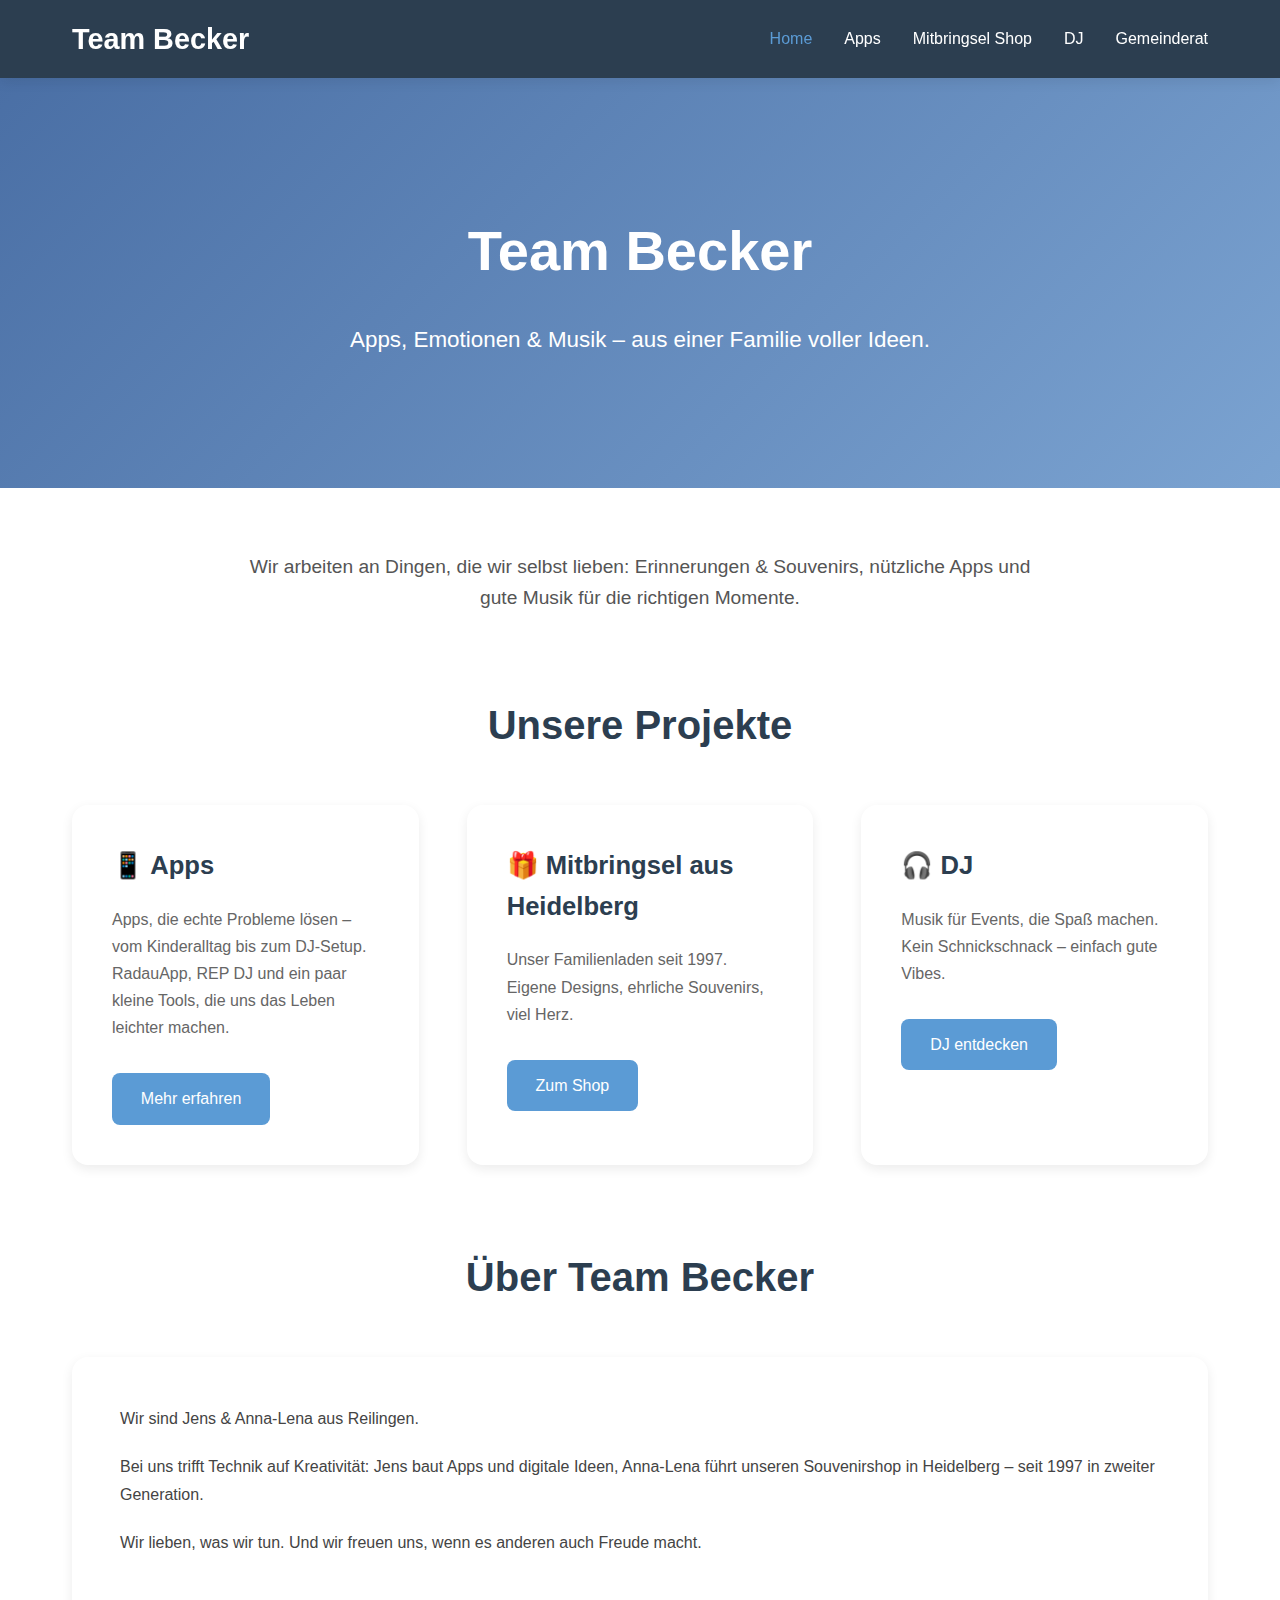
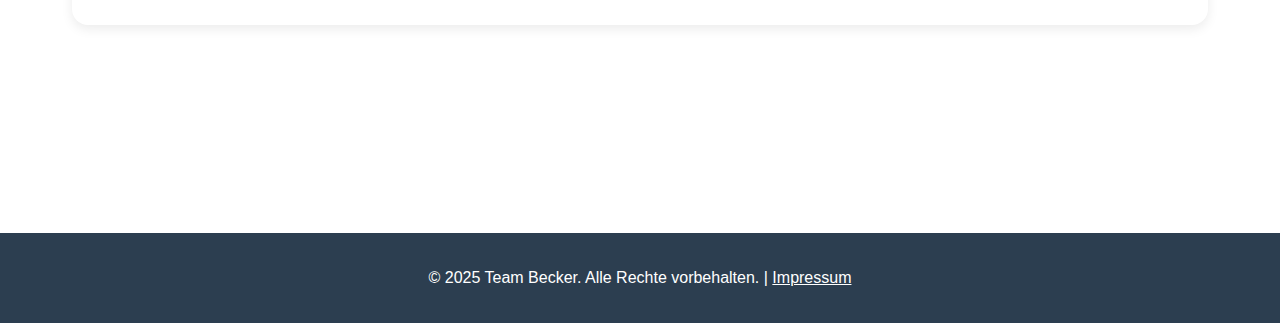
<file: index.html>
<!DOCTYPE html>
<html lang="de">
<head>
    <meta charset="UTF-8">
    <meta name="viewport" content="width=device-width, initial-scale=1.0">
    <meta name="description" content="Team Becker - Execution Tank für innovative Projekte. Apps, DJ-Services und mehr.">
    <title>Team Becker - Execution Tank</title>
    <link rel="stylesheet" href="css/style.css">
</head>
<body>
    <header>
        <nav>
            <a href="index.html" class="logo">Team Becker</a>
            <div class="menu-toggle">
                <span></span>
                <span></span>
                <span></span>
            </div>
            <ul class="nav-links">
                <li><a href="index.html">Home</a></li>
                <li><a href="apps.html">Apps</a></li>
                <li><a href="mitbringsel.html">Mitbringsel Shop</a></li>
                <li><a href="dj.html">DJ</a></li>
                <li><a href="gemeinderat.html">Gemeinderat</a></li>
            </ul>
        </nav>
    </header>

    <section class="hero">
        <h1>Team Becker</h1>
        <p>Apps, Emotionen & Musik – aus einer Familie voller Ideen.</p>
    </section>

    <main>
        <section class="section" style="margin-bottom: 5rem;">
            <p style="text-align: center; font-size: 1.2rem; max-width: 800px; margin: 0 auto; color: #555;">
                Wir arbeiten an Dingen, die wir selbst lieben: Erinnerungen & Souvenirs, nützliche Apps und gute Musik für die richtigen Momente.
            </p>
        </section>

        <section class="section">
            <h2>Unsere Projekte</h2>
            <div class="projects-grid">
                <div class="project-card">
                    <h3>📱 Apps</h3>
                    <p>Apps, die echte Probleme lösen – vom Kinderalltag bis zum DJ-Setup. RadauApp, REP DJ und ein paar kleine Tools, die uns das Leben leichter machen.</p>
                    <a href="apps.html" class="btn">Mehr erfahren</a>
                </div>

                <div class="project-card">
                    <h3>🎁 Mitbringsel aus Heidelberg</h3>
                    <p>Unser Familienladen seit 1997. Eigene Designs, ehrliche Souvenirs, viel Herz.</p>
                    <a href="mitbringsel.html" class="btn">Zum Shop</a>
                </div>

                <div class="project-card">
                    <h3>🎧 DJ</h3>
                    <p>Musik für Events, die Spaß machen. Kein Schnickschnack – einfach gute Vibes.</p>
                    <a href="dj.html" class="btn">DJ entdecken</a>
                </div>
            </div>
        </section>

        <section class="section">
            <h2>Über Team Becker</h2>
            <div class="content-section">
                <p>
                    Wir sind Jens & Anna-Lena aus Reilingen.
                </p>
                <p>
                    Bei uns trifft Technik auf Kreativität: Jens baut Apps und digitale Ideen, 
                    Anna-Lena führt unseren Souvenirshop in Heidelberg – seit 1997 in zweiter Generation.
                </p>
                <p>
                    Wir lieben, was wir tun. Und wir freuen uns, wenn es anderen auch Freude macht.
                </p>
            </div>
        </section>
    </main>

    <footer>
        <p>&copy; 2025 Team Becker. Alle Rechte vorbehalten. | <a href="impressum.html" style="color: #fff; text-decoration: underline;">Impressum</a></p>
    </footer>

    <script src="js/main.js"></script>
</body>
</html>
</file>
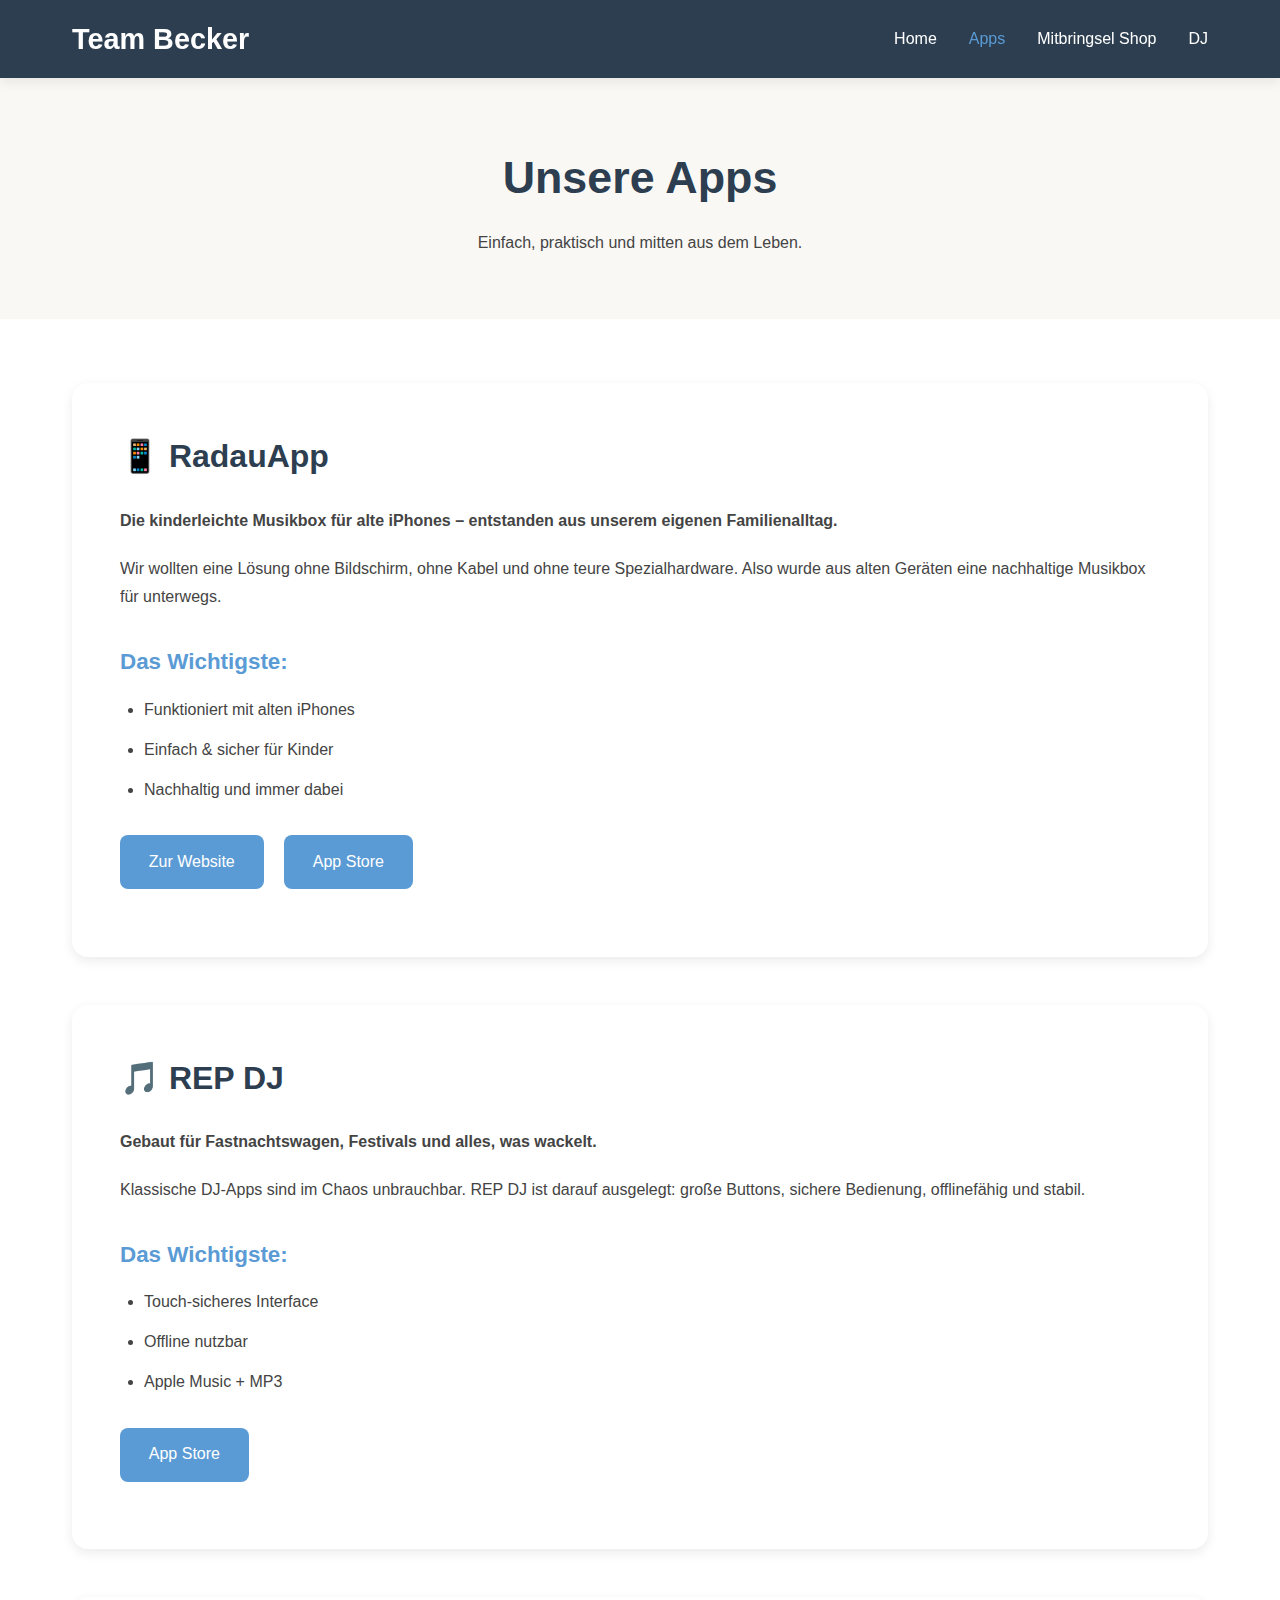
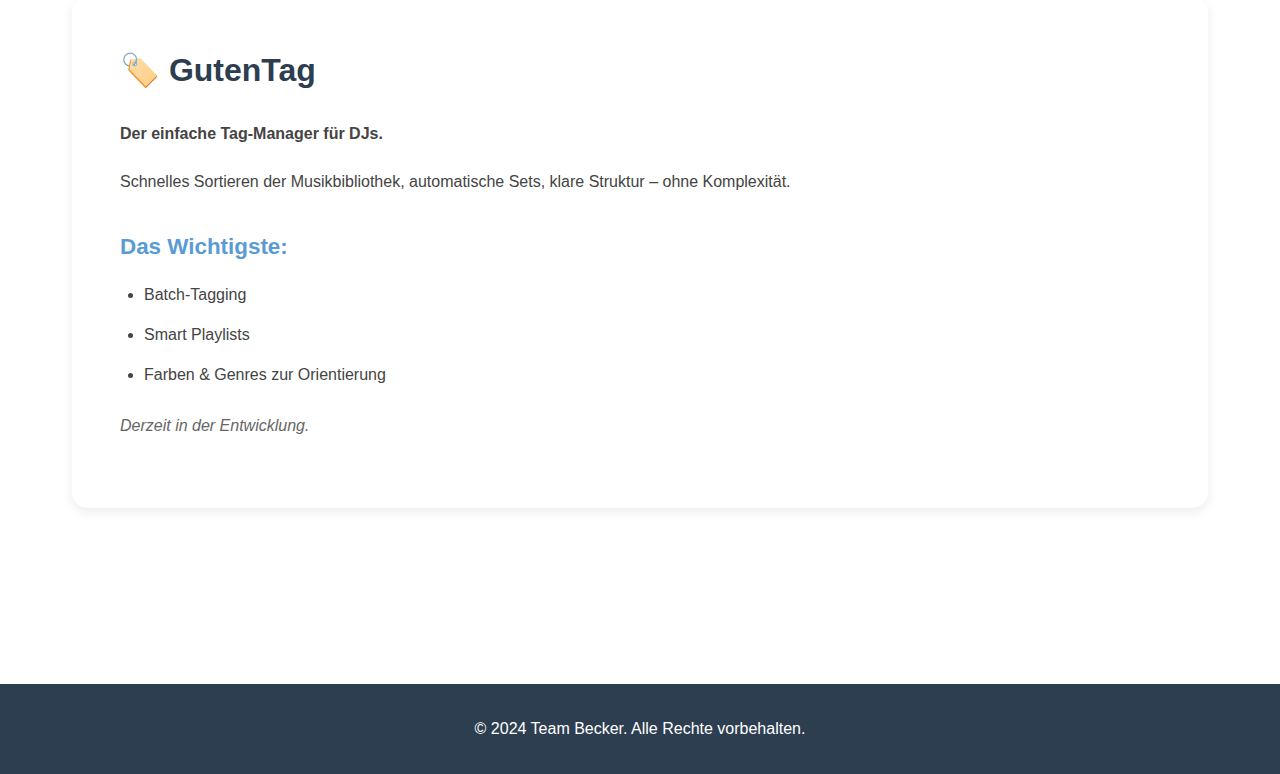
<file: apps.html>
<!DOCTYPE html>
<html lang="de">
<head>
    <meta charset="UTF-8">
    <meta name="viewport" content="width=device-width, initial-scale=1.0">
    <meta name="description" content="Team Becker Apps - RadauApp, REP DJ und GutenTag">
    <title>Apps - Team Becker</title>
    <link rel="stylesheet" href="css/style.css">
</head>
<body>
    <header>
        <nav>
            <a href="index.html" class="logo">Team Becker</a>
            <div class="menu-toggle">
                <span></span>
                <span></span>
                <span></span>
            </div>
            <ul class="nav-links">
                <li><a href="index.html">Home</a></li>
                <li><a href="apps.html">Apps</a></li>
                <li><a href="mitbringsel.html">Mitbringsel Shop</a></li>
                <li><a href="dj.html">DJ</a></li>
            </ul>
        </nav>
    </header>

    <div class="content-header">
        <h1>Unsere Apps</h1>
        <p>Einfach, praktisch und mitten aus dem Leben.</p>
    </div>

    <main>
        <div class="content-section">
            <h2>📱 RadauApp</h2>
            <p>
                <strong>Die kinderleichte Musikbox für alte iPhones – entstanden aus unserem eigenen Familienalltag.</strong>
            </p>
            
            <p>
                Wir wollten eine Lösung ohne Bildschirm, ohne Kabel und ohne teure Spezialhardware.
                Also wurde aus alten Geräten eine nachhaltige Musikbox für unterwegs.
            </p>

            <h3>Das Wichtigste:</h3>
            <ul>
                <li>Funktioniert mit alten iPhones</li>
                <li>Einfach & sicher für Kinder</li>
                <li>Nachhaltig und immer dabei</li>
            </ul>
            <p>
                <a href="https://radau.app" target="_blank" class="btn">Zur Website</a>
                <a href="https://apps.apple.com/de/app/radauapp/id6745492017?l=en-GB" target="_blank" class="btn">App Store</a>
            </p>
        </div>

        <div class="content-section">
            <h2>🎵 REP DJ</h2>
            <p>
                <strong>Gebaut für Fastnachtswagen, Festivals und alles, was wackelt.</strong>
            </p>
            
            <p>
                Klassische DJ-Apps sind im Chaos unbrauchbar.
                REP DJ ist darauf ausgelegt: große Buttons, sichere Bedienung, offlinefähig und stabil.
            </p>

            <h3>Das Wichtigste:</h3>
            <ul>
                <li>Touch-sicheres Interface</li>
                <li>Offline nutzbar</li>
                <li>Apple Music + MP3</li>
            </ul>

            <p>
                <a href="https://apps.apple.com/de/app/rep-dj/id6755128920" target="_blank" class="btn">App Store</a>
            </p>
        </div>

        <div class="content-section">
            <h2>🏷️ GutenTag</h2>
            <p>
                <strong>Der einfache Tag-Manager für DJs.</strong>
            </p>
            
            <p>
                Schnelles Sortieren der Musikbibliothek, automatische Sets, klare Struktur – ohne Komplexität.
            </p>

            <h3>Das Wichtigste:</h3>
            <ul>
                <li>Batch-Tagging</li>
                <li>Smart Playlists</li>
                <li>Farben & Genres zur Orientierung</li>
            </ul>

            <p style="margin-top: 1.5rem; color: #666;">
                <em>Derzeit in der Entwicklung.</em>
            </p>
        </div>
    </main>

    <footer>
        <p>&copy; 2024 Team Becker. Alle Rechte vorbehalten.</p>
    </footer>

    <script src="js/main.js"></script>
</body>
</html>
</file>
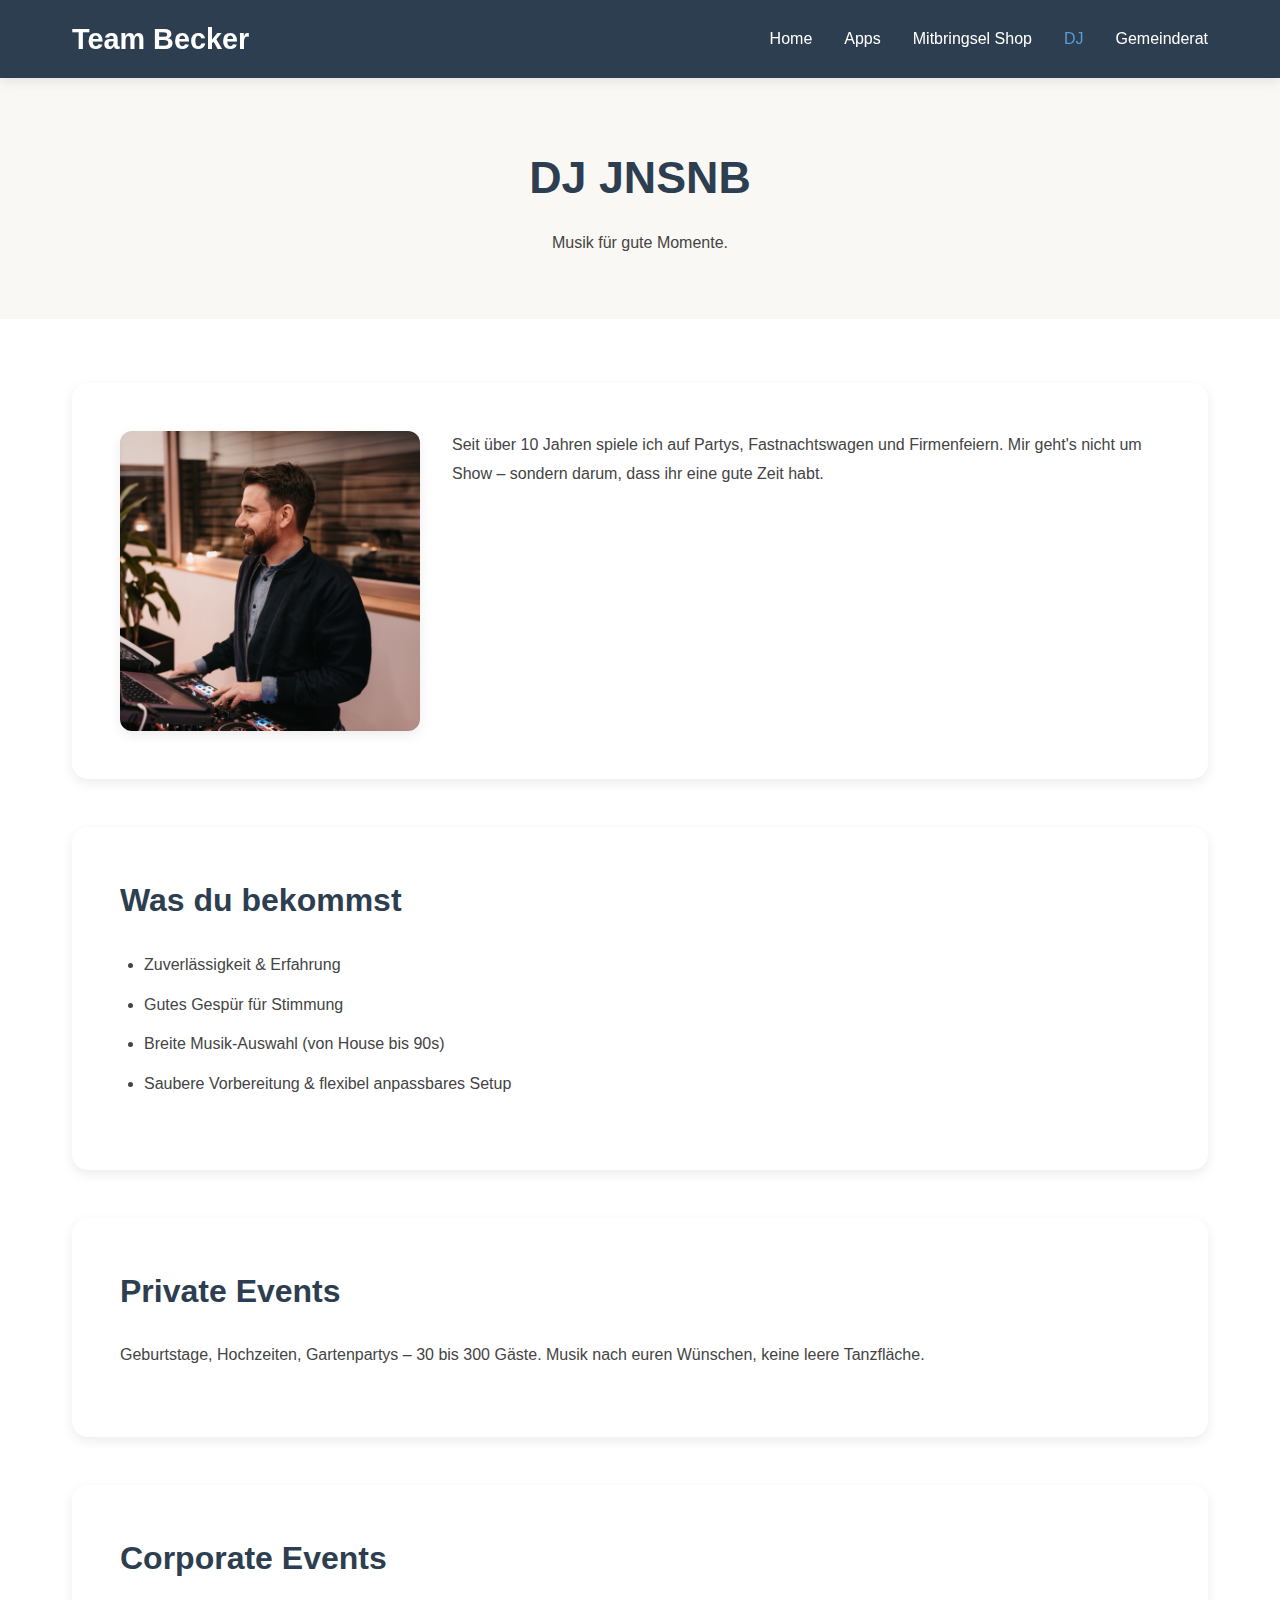
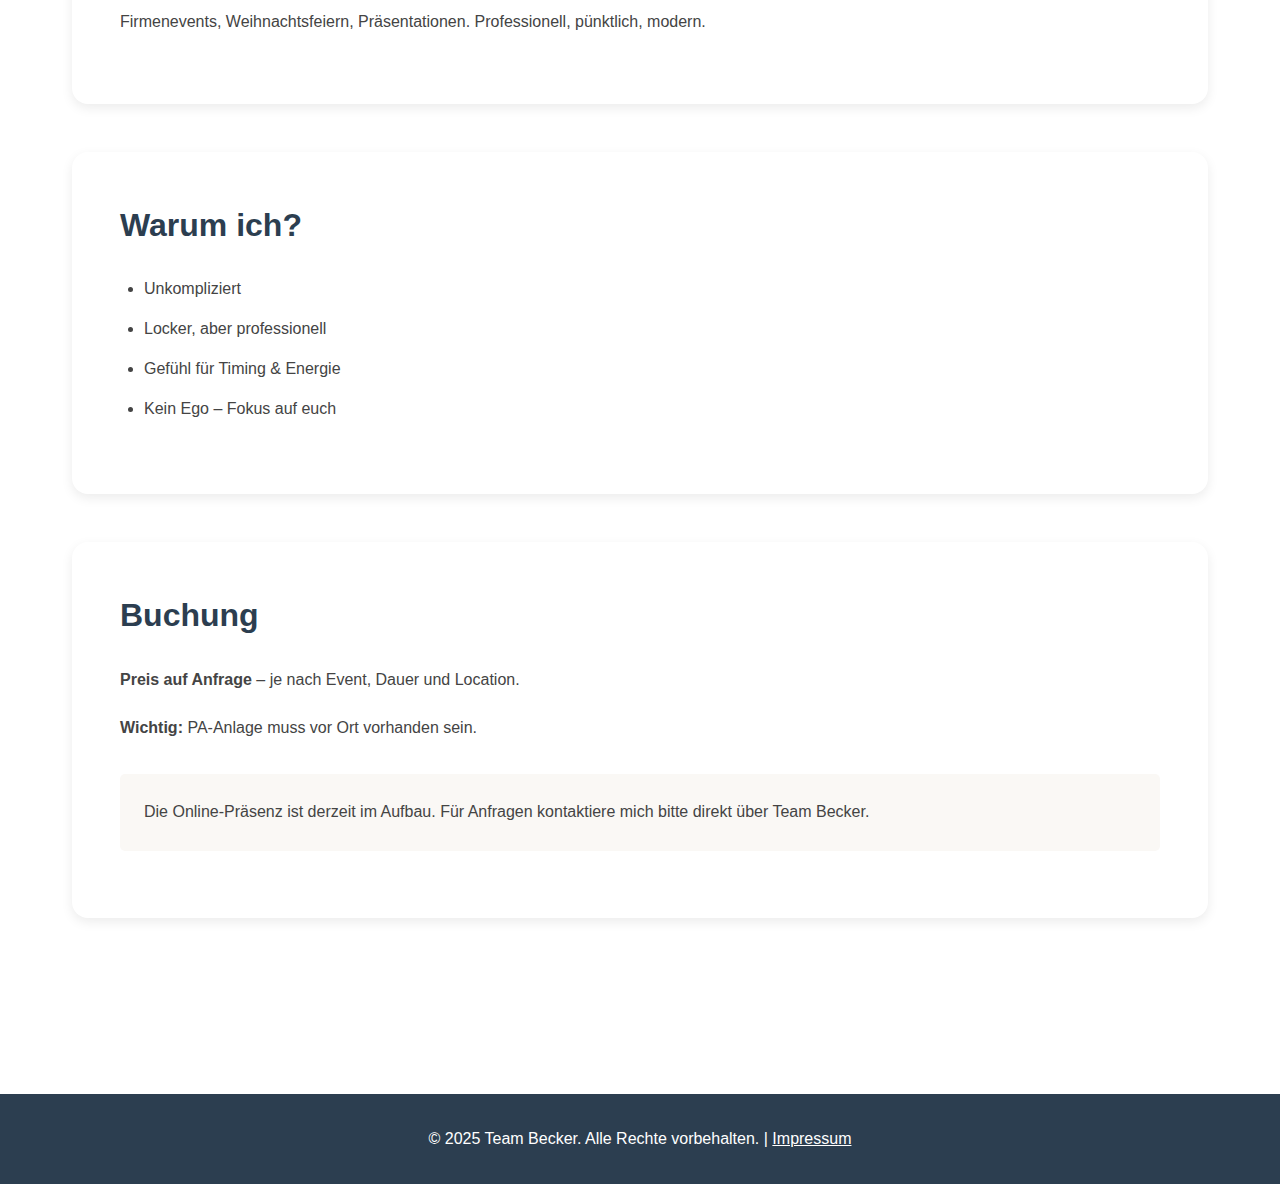
<file: dj.html>
<!DOCTYPE html>
<html lang="de">
<head>
    <meta charset="UTF-8">
    <meta name="viewport" content="width=device-width, initial-scale=1.0">
    <meta name="description" content="DJ Services von Team Becker - Professionelle Musik für dein Event">
    <title>DJ Services - Team Becker</title>
    <link rel="stylesheet" href="css/style.css">
</head>
<body>
    <header>
        <nav>
            <a href="index.html" class="logo">Team Becker</a>
            <div class="menu-toggle">
                <span></span>
                <span></span>
                <span></span>
            </div>
            <ul class="nav-links">
                <li><a href="index.html">Home</a></li>
                <li><a href="apps.html">Apps</a></li>
                <li><a href="mitbringsel.html">Mitbringsel Shop</a></li>
                <li><a href="dj.html">DJ</a></li>
                <li><a href="gemeinderat.html">Gemeinderat</a></li>
            </ul>
        </nav>
    </header>

    <div class="content-header">
        <h1>DJ JNSNB</h1>
        <p>Musik für gute Momente.</p>
    </div>

    <main>
        <div class="content-section">
            <div style="display: flex; gap: 2rem; align-items: flex-start; flex-wrap: wrap;">
                <img src="JBDJ.jpeg" alt="DJ JNSNB" style="max-width: 300px; border-radius: 12px; box-shadow: var(--shadow); flex-shrink: 0;">
                <div style="flex: 1; min-width: 300px;">
                    <p>
                        Seit über 10 Jahren spiele ich auf Partys, Fastnachtswagen und Firmenfeiern.
                        Mir geht's nicht um Show – sondern darum, dass ihr eine gute Zeit habt.
                    </p>
                </div>
            </div>
        </div>

        <div class="content-section">
            <h2>Was du bekommst</h2>
            <ul>
                <li>Zuverlässigkeit & Erfahrung</li>
                <li>Gutes Gespür für Stimmung</li>
                <li>Breite Musik-Auswahl (von House bis 90s)</li>
                <li>Saubere Vorbereitung & flexibel anpassbares Setup</li>
            </ul>
        </div>

        <div class="content-section">
            <h2>Private Events</h2>
            <p>
                Geburtstage, Hochzeiten, Gartenpartys – 30 bis 300 Gäste.
                Musik nach euren Wünschen, keine leere Tanzfläche.
            </p>
        </div>

        <div class="content-section">
            <h2>Corporate Events</h2>
            <p>
                Firmenevents, Weihnachtsfeiern, Präsentationen.
                Professionell, pünktlich, modern.
            </p>
        </div>

        <div class="content-section">
            <h2>Warum ich?</h2>
            <ul>
                <li>Unkompliziert</li>
                <li>Locker, aber professionell</li>
                <li>Gefühl für Timing & Energie</li>
                <li>Kein Ego – Fokus auf euch</li>
            </ul>
        </div>

        <div class="content-section">
            <h2>Buchung</h2>
            <p>
                <strong>Preis auf Anfrage</strong> – je nach Event, Dauer und Location.
            </p>
            <p>
                <strong>Wichtig:</strong> PA-Anlage muss vor Ort vorhanden sein.
            </p>
            <p style="margin-top: 2rem; padding: 1.5rem; background-color: var(--light-bg); border-radius: 5px;">
                Die Online-Präsenz ist derzeit im Aufbau. Für Anfragen kontaktiere mich bitte direkt über Team Becker.
            </p>
        </div>
    </main>

    <footer>
        <p>&copy; 2025 Team Becker. Alle Rechte vorbehalten. | <a href="impressum.html" style="color: #fff; text-decoration: underline;">Impressum</a></p>
    </footer>

    <script src="js/main.js"></script>
</body>
</html>
</file>
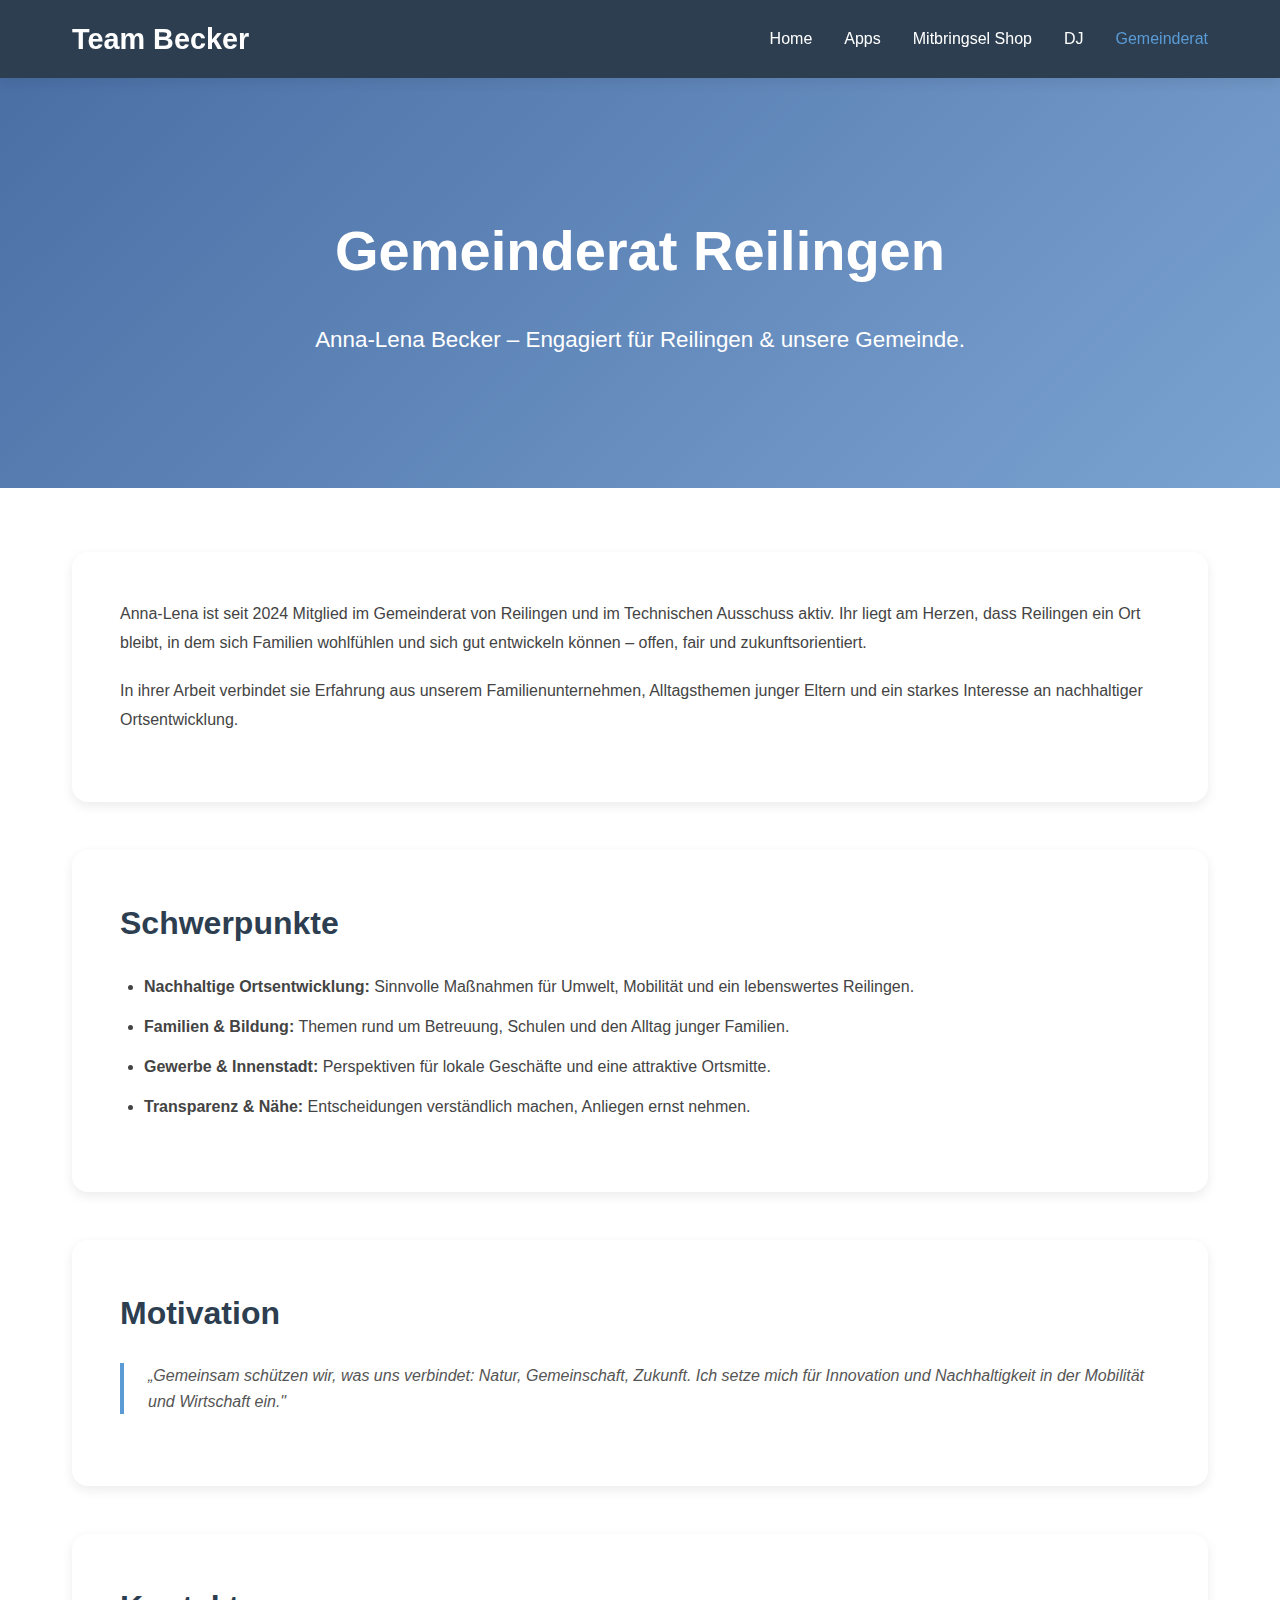
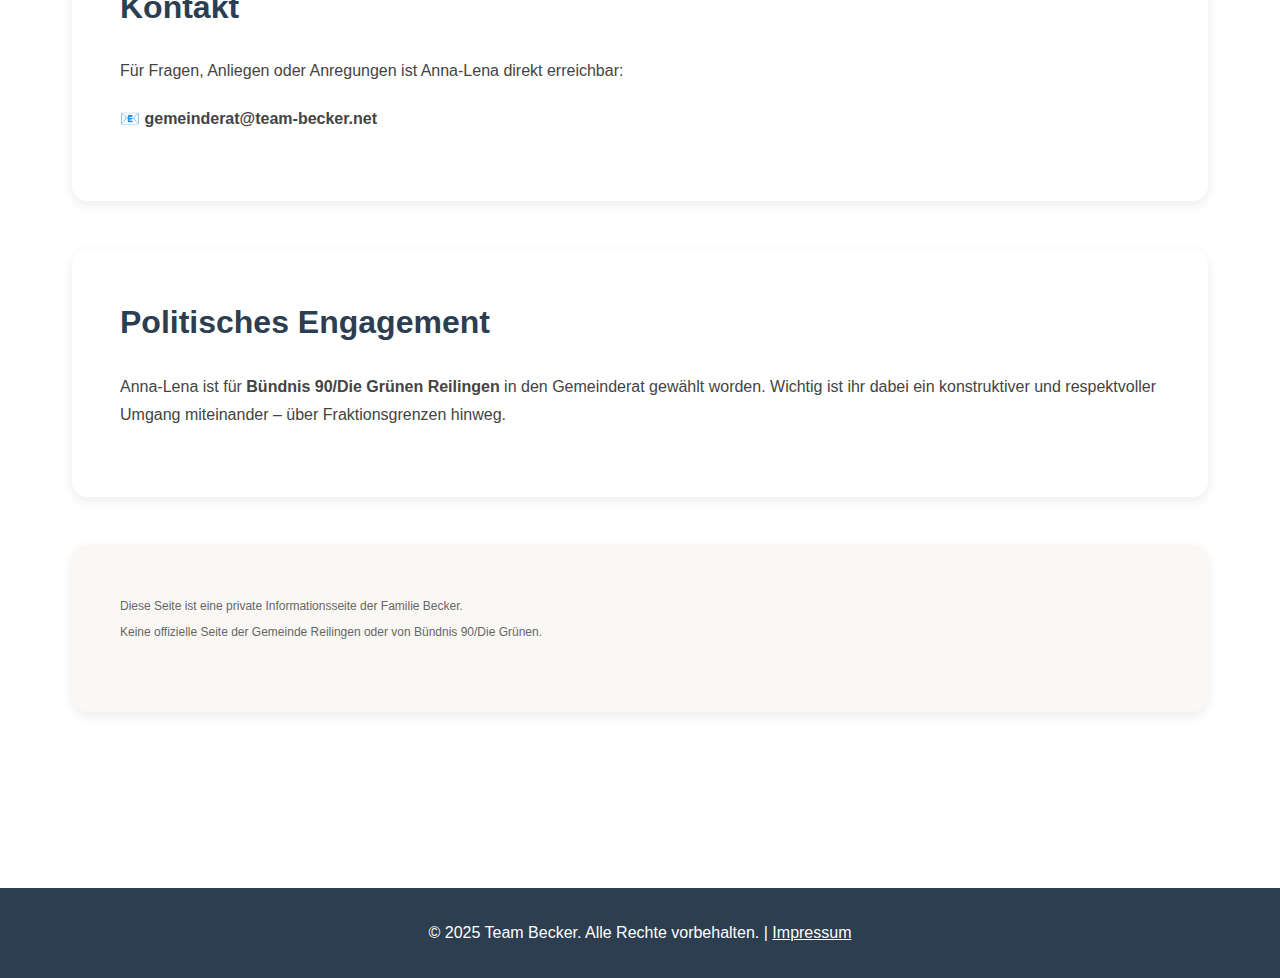
<file: gemeinderat.html>
<!DOCTYPE html>
<html lang="de">
<head>
    <meta charset="UTF-8">
    <meta name="viewport" content="width=device-width, initial-scale=1.0">
    <meta name="description" content="Anna-Lena Becker - Gemeinderat Reilingen">
    <title>Gemeinderat Reilingen - Team Becker</title>
    <link rel="stylesheet" href="css/style.css">
</head>
<body>
    <header>
        <nav>
            <a href="index.html" class="logo">Team Becker</a>
            <div class="menu-toggle">
                <span></span>
                <span></span>
                <span></span>
            </div>
            <ul class="nav-links">
                <li><a href="index.html">Home</a></li>
                <li><a href="apps.html">Apps</a></li>
                <li><a href="mitbringsel.html">Mitbringsel Shop</a></li>
                <li><a href="dj.html">DJ</a></li>
                <li><a href="gemeinderat.html">Gemeinderat</a></li>
            </ul>
        </nav>
    </header>

    <section class="hero">
        <h1>Gemeinderat Reilingen</h1>
        <p>Anna-Lena Becker – Engagiert für Reilingen &amp; unsere Gemeinde.</p>
    </section>

    <main>
        <section class="content-section">
            <p>
                Anna-Lena ist seit 2024 Mitglied im Gemeinderat von Reilingen und im
                Technischen Ausschuss aktiv. Ihr liegt am Herzen, dass Reilingen ein Ort
                bleibt, in dem sich Familien wohlfühlen und sich gut entwickeln können –
                offen, fair und zukunftsorientiert.
            </p>
            <p>
                In ihrer Arbeit verbindet sie Erfahrung aus unserem Familienunternehmen,
                Alltagsthemen junger Eltern und ein starkes Interesse an nachhaltiger
                Ortsentwicklung.
            </p>
        </section>

        <section class="content-section">
            <h2>Schwerpunkte</h2>
            <ul>
                <li>
                    <strong>Nachhaltige Ortsentwicklung:</strong>
                    Sinnvolle Maßnahmen für Umwelt, Mobilität und ein lebenswertes Reilingen.
                </li>
                <li>
                    <strong>Familien &amp; Bildung:</strong>
                    Themen rund um Betreuung, Schulen und den Alltag junger Familien.
                </li>
                <li>
                    <strong>Gewerbe &amp; Innenstadt:</strong>
                    Perspektiven für lokale Geschäfte und eine attraktive Ortsmitte.
                </li>
                <li>
                    <strong>Transparenz &amp; Nähe:</strong>
                    Entscheidungen verständlich machen, Anliegen ernst nehmen.
                </li>
            </ul>
        </section>

        <section class="content-section">
            <h2>Motivation</h2>
            <blockquote style="border-left: 4px solid var(--secondary-color); padding-left: 1.5rem; margin: 1.5rem 0; font-style: italic; color: #555;">
                „Gemeinsam schützen wir, was uns verbindet: Natur, Gemeinschaft, Zukunft. Ich setze mich für Innovation und Nachhaltigkeit in der Mobilität und Wirtschaft ein."
            </blockquote>
        </section>

        <section class="content-section">
            <h2>Kontakt</h2>
            <p>
                Für Fragen, Anliegen oder Anregungen ist Anna-Lena direkt erreichbar:
            </p>
            <p>
                📧 <strong>gemeinderat@team-becker.net</strong>
            </p>
        </section>

        <section class="content-section">
            <h2>Politisches Engagement</h2>
            <p>
                Anna-Lena ist für <strong>Bündnis 90/Die Grünen Reilingen</strong> in den
                Gemeinderat gewählt worden. Wichtig ist ihr dabei ein konstruktiver und
                respektvoller Umgang miteinander – über Fraktionsgrenzen hinweg.
            </p>
        </section>

        <section class="content-section" style="background-color: var(--light-bg); font-size: 0.9rem; color: #666;">
            <p>
                <small>
                    Diese Seite ist eine private Informationsseite der Familie Becker.<br />
                    Keine offizielle Seite der Gemeinde Reilingen oder von Bündnis 90/Die
                    Grünen.
                </small>
            </p>
        </section>
    </main>

    <footer>
        <p>&copy; 2025 Team Becker. Alle Rechte vorbehalten. | <a href="impressum.html" style="color: #fff; text-decoration: underline;">Impressum</a></p>
    </footer>

    <script src="js/main.js"></script>
</body>
</html>
</file>
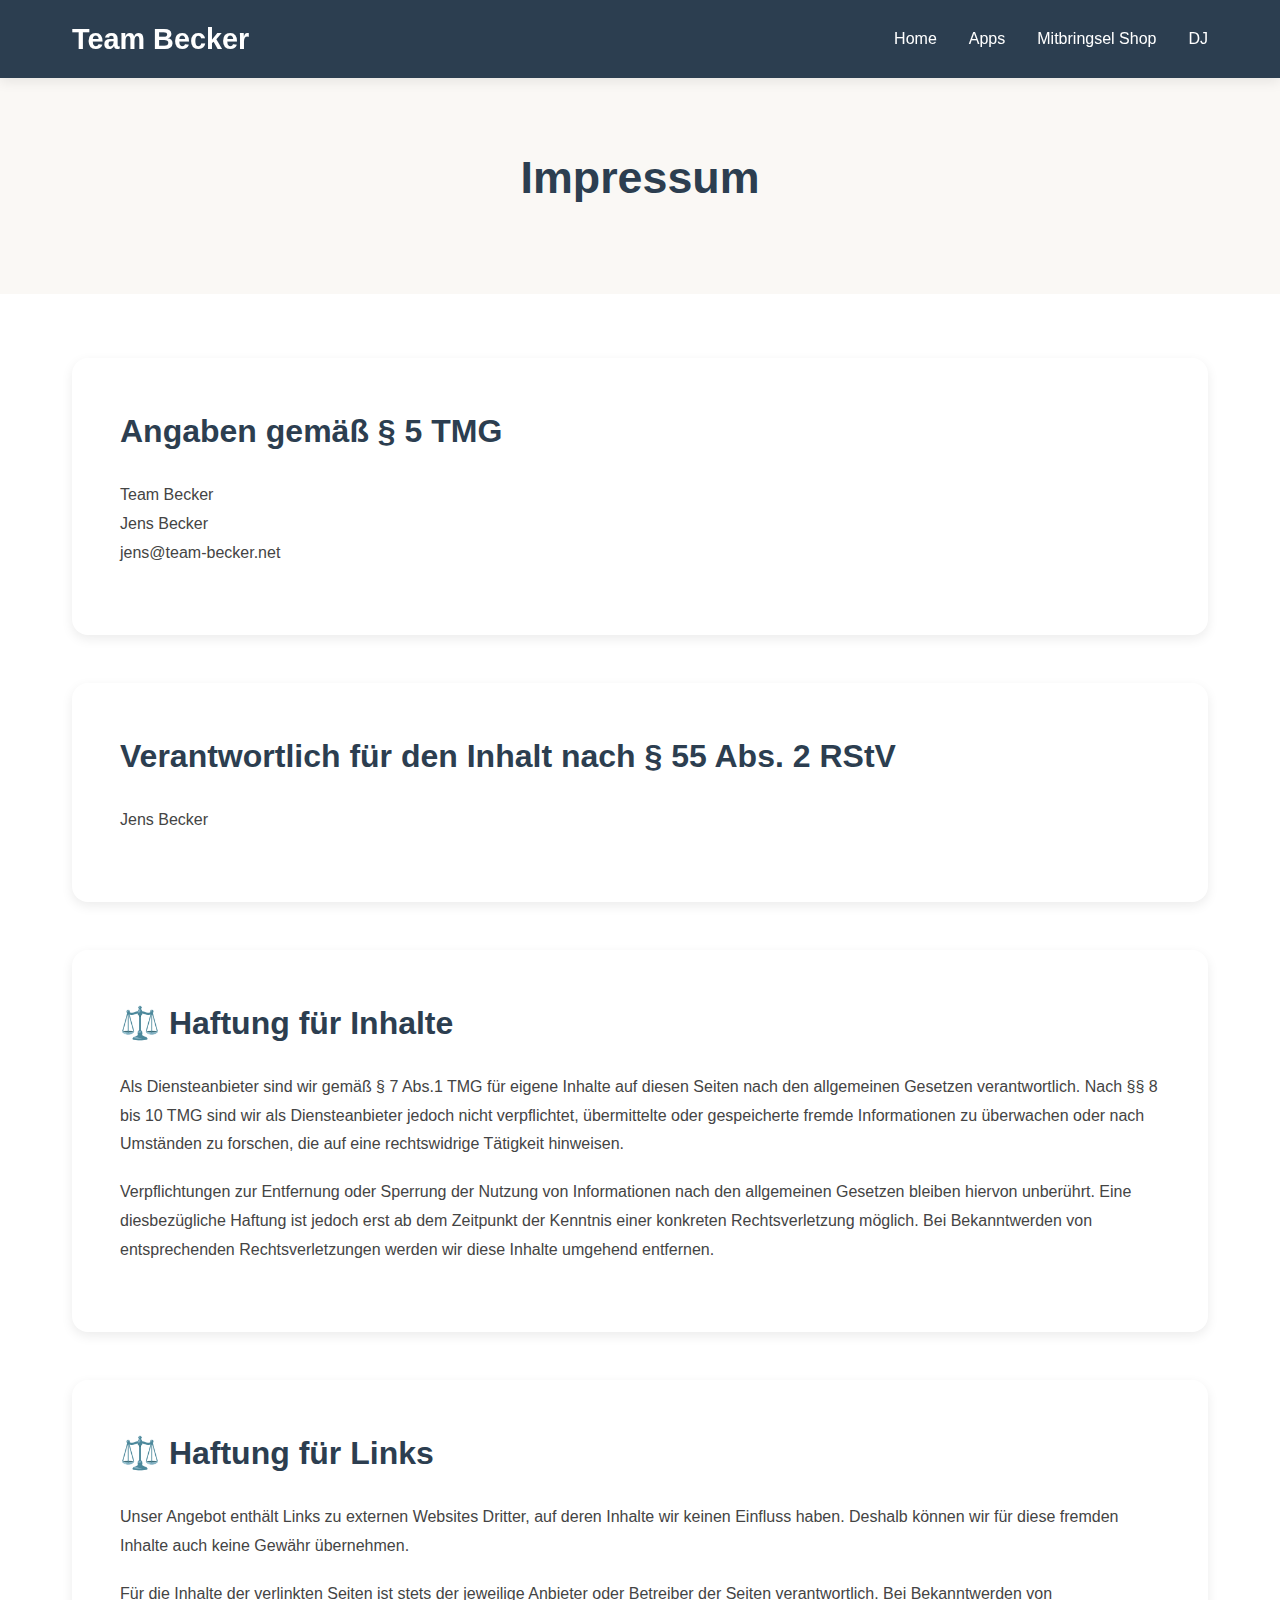
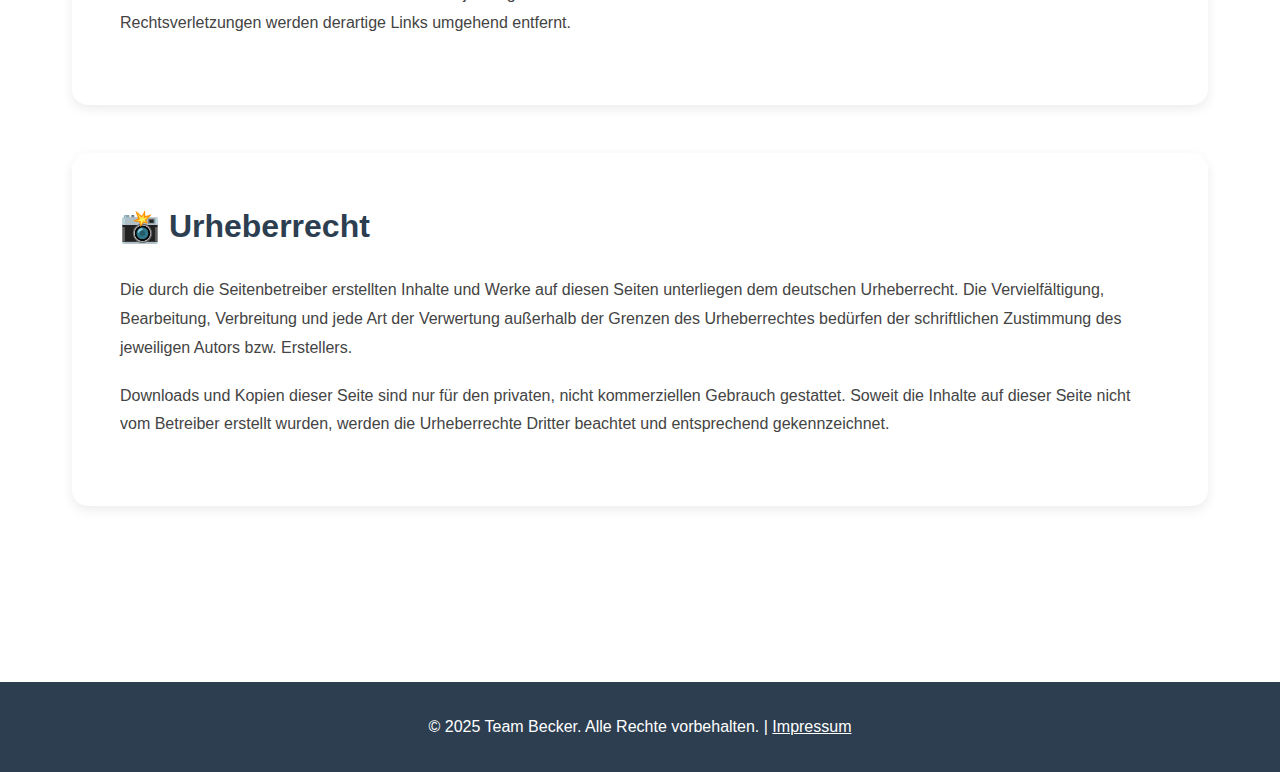
<file: impressum.html>
<!DOCTYPE html>
<html lang="de">
<head>
    <meta charset="UTF-8">
    <meta name="viewport" content="width=device-width, initial-scale=1.0">
    <meta name="description" content="Impressum - Team Becker">
    <title>Impressum - Team Becker</title>
    <link rel="stylesheet" href="css/style.css">
</head>
<body>
    <header>
        <nav>
            <a href="index.html" class="logo">Team Becker</a>
            <div class="menu-toggle">
                <span></span>
                <span></span>
                <span></span>
            </div>
            <ul class="nav-links">
                <li><a href="index.html">Home</a></li>
                <li><a href="apps.html">Apps</a></li>
                <li><a href="mitbringsel.html">Mitbringsel Shop</a></li>
                <li><a href="dj.html">DJ</a></li>
            </ul>
        </nav>
    </header>

    <div class="content-header">
        <h1>Impressum</h1>
    </div>

    <main>
        <section class="content-section">
            <h2>Angaben gemäß § 5 TMG</h2>
            <p>
                Team Becker<br>
                Jens Becker<br>
                jens@team-becker.net
            </p>
        </section>

        <section class="content-section">
            <h2>Verantwortlich für den Inhalt nach § 55 Abs. 2 RStV</h2>
            <p>Jens Becker</p>
        </section>

        <section class="content-section">
            <h2>⚖️ Haftung für Inhalte</h2>
            <p>
                Als Diensteanbieter sind wir gemäß § 7 Abs.1 TMG für eigene Inhalte auf diesen Seiten nach den allgemeinen Gesetzen verantwortlich.
                Nach §§ 8 bis 10 TMG sind wir als Diensteanbieter jedoch nicht verpflichtet, übermittelte oder gespeicherte fremde Informationen zu überwachen oder nach Umständen zu forschen, die auf eine rechtswidrige Tätigkeit hinweisen.
            </p>
            <p>
                Verpflichtungen zur Entfernung oder Sperrung der Nutzung von Informationen nach den allgemeinen Gesetzen bleiben hiervon unberührt. Eine diesbezügliche Haftung ist jedoch erst ab dem Zeitpunkt der Kenntnis einer konkreten Rechtsverletzung möglich.
                Bei Bekanntwerden von entsprechenden Rechtsverletzungen werden wir diese Inhalte umgehend entfernen.
            </p>
        </section>

        <section class="content-section">
            <h2>⚖️ Haftung für Links</h2>
            <p>
                Unser Angebot enthält Links zu externen Websites Dritter, auf deren Inhalte wir keinen Einfluss haben.
                Deshalb können wir für diese fremden Inhalte auch keine Gewähr übernehmen.
            </p>
            <p>
                Für die Inhalte der verlinkten Seiten ist stets der jeweilige Anbieter oder Betreiber der Seiten verantwortlich.
                Bei Bekanntwerden von Rechtsverletzungen werden derartige Links umgehend entfernt.
            </p>
        </section>

        <section class="content-section">
            <h2>📸 Urheberrecht</h2>
            <p>
                Die durch die Seitenbetreiber erstellten Inhalte und Werke auf diesen Seiten unterliegen dem deutschen Urheberrecht.
                Die Vervielfältigung, Bearbeitung, Verbreitung und jede Art der Verwertung außerhalb der Grenzen des Urheberrechtes bedürfen der schriftlichen Zustimmung des jeweiligen Autors bzw. Erstellers.
            </p>
            <p>
                Downloads und Kopien dieser Seite sind nur für den privaten, nicht kommerziellen Gebrauch gestattet.
                Soweit die Inhalte auf dieser Seite nicht vom Betreiber erstellt wurden, werden die Urheberrechte Dritter beachtet und entsprechend gekennzeichnet.
            </p>
        </section>
    </main>

    <footer>
        <p>&copy; 2025 Team Becker. Alle Rechte vorbehalten. | <a href="impressum.html" style="color: #fff; text-decoration: underline;">Impressum</a></p>
    </footer>

    <script src="js/main.js"></script>
</body>
</html>
</file>
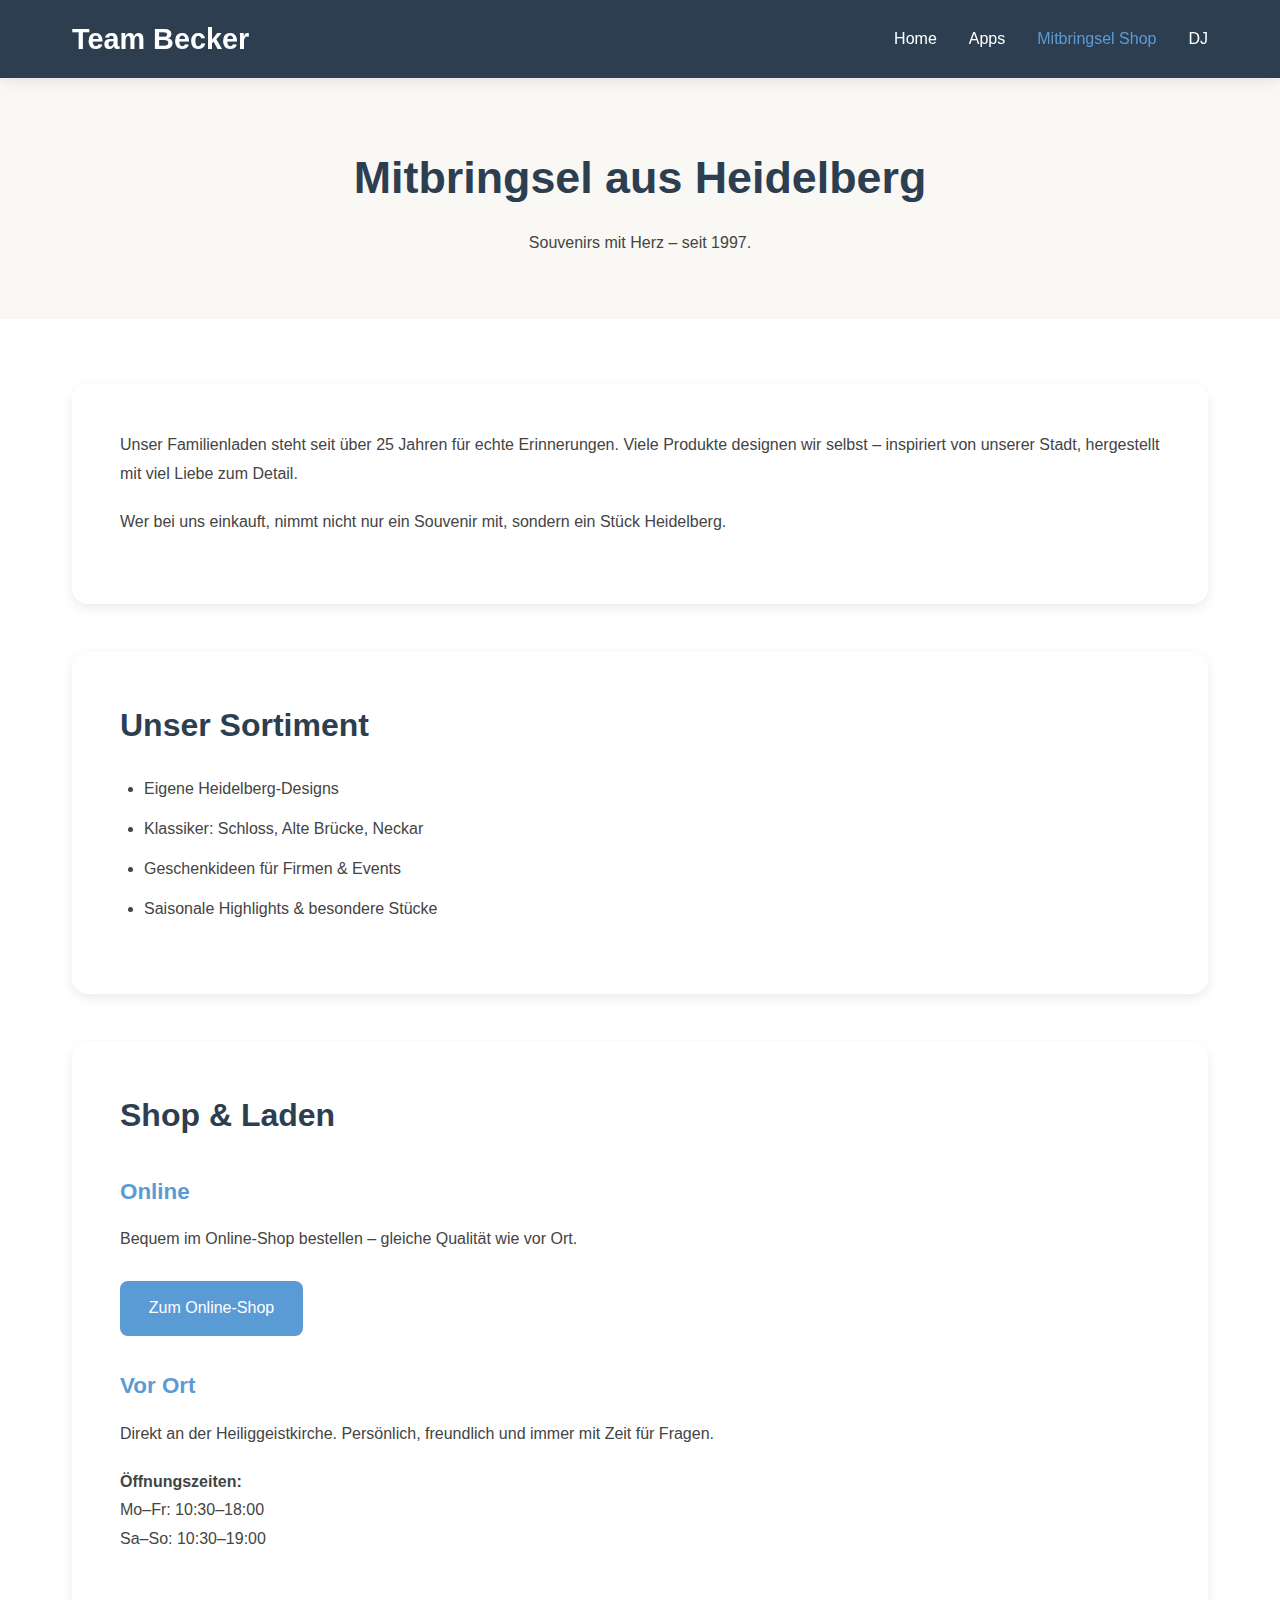
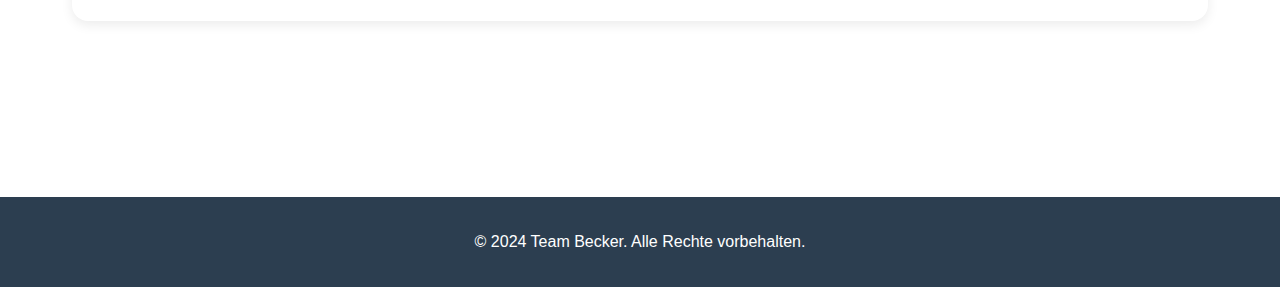
<file: mitbringsel.html>
<!DOCTYPE html>
<html lang="de">
<head>
    <meta charset="UTF-8">
    <meta name="viewport" content="width=device-width, initial-scale=1.0">
    <meta name="description" content="Mitbringsel aus Heidelberg - Souvenirshop für authentische Geschenke">
    <title>Mitbringsel Shop - Team Becker</title>
    <link rel="stylesheet" href="css/style.css">
</head>
<body>
    <header>
        <nav>
            <a href="index.html" class="logo">Team Becker</a>
            <div class="menu-toggle">
                <span></span>
                <span></span>
                <span></span>
            </div>
            <ul class="nav-links">
                <li><a href="index.html">Home</a></li>
                <li><a href="apps.html">Apps</a></li>
                <li><a href="mitbringsel.html">Mitbringsel Shop</a></li>
                <li><a href="dj.html">DJ</a></li>
            </ul>
        </nav>
    </header>

    <div class="content-header">
        <h1>Mitbringsel aus Heidelberg</h1>
        <p>Souvenirs mit Herz – seit 1997.</p>
    </div>

    <main>
        <div class="content-section">
            <p>
                Unser Familienladen steht seit über 25 Jahren für echte Erinnerungen.
                Viele Produkte designen wir selbst – inspiriert von unserer Stadt, hergestellt mit viel Liebe zum Detail.
            </p>
            <p>
                Wer bei uns einkauft, nimmt nicht nur ein Souvenir mit, sondern ein Stück Heidelberg.
            </p>
        </div>

        <div class="content-section">
            <h2>Unser Sortiment</h2>
            <ul>
                <li>Eigene Heidelberg-Designs</li>
                <li>Klassiker: Schloss, Alte Brücke, Neckar</li>
                <li>Geschenkideen für Firmen & Events</li>
                <li>Saisonale Highlights & besondere Stücke</li>
            </ul>
        </div>

        <div class="content-section">
            <h2>Shop & Laden</h2>
            
            <h3>Online</h3>
            <p>
                Bequem im Online-Shop bestellen – gleiche Qualität wie vor Ort.
            </p>
            <p>
                <a href="https://mitbringsel-hd.de" target="_blank" class="btn">Zum Online-Shop</a>
            </p>
            
            <h3 style="margin-top: 2rem;">Vor Ort</h3>
            <p>
                Direkt an der Heiliggeistkirche. Persönlich, freundlich und immer mit Zeit für Fragen.
            </p>
            
            <p style="margin-top: 1rem;">
                <strong>Öffnungszeiten:</strong><br>
                Mo–Fr: 10:30–18:00<br>
                Sa–So: 10:30–19:00
            </p>
        </div>
    </main>

    <footer>
        <p>&copy; 2024 Team Becker. Alle Rechte vorbehalten.</p>
    </footer>

    <script src="js/main.js"></script>
</body>
</html>
</file>
<file: css/style.css>
:root {
    --primary-color: #2c3e50;
    --secondary-color: #5b9bd5;
    --accent-color: #f4a261;
    --text-color: #444;
    --light-bg: #faf8f5;
    --white: #ffffff;
    --shadow: 0 4px 12px rgba(0,0,0,0.08);
}

* {
    margin: 0;
    padding: 0;
    box-sizing: border-box;
}

body {
    font-family: 'Segoe UI', Tahoma, Geneva, Verdana, sans-serif;
    line-height: 1.6;
    color: var(--text-color);
    background-color: var(--white);
}

/* Header & Navigation */
header {
    background-color: var(--primary-color);
    color: var(--white);
    padding: 1rem 0;
    position: sticky;
    top: 0;
    z-index: 1000;
    box-shadow: var(--shadow);
}

nav {
    max-width: 1200px;
    margin: 0 auto;
    padding: 0 2rem;
    display: flex;
    justify-content: space-between;
    align-items: center;
}

.logo {
    font-size: 1.8rem;
    font-weight: bold;
    color: var(--white);
    text-decoration: none;
}

.nav-links {
    display: flex;
    list-style: none;
    gap: 2rem;
}

.nav-links a {
    color: var(--white);
    text-decoration: none;
    font-weight: 500;
    transition: color 0.3s ease;
}

.nav-links a:hover,
.nav-links a.active {
    color: var(--secondary-color);
}

/* Mobile Menu Toggle */
.menu-toggle {
    display: none;
    flex-direction: column;
    cursor: pointer;
}

.menu-toggle span {
    width: 25px;
    height: 3px;
    background-color: var(--white);
    margin: 3px 0;
    transition: 0.3s;
}

/* Hero Section */
.hero {
    background: linear-gradient(135deg, #4a6fa5 0%, #7ba3d1 100%);
    color: var(--white);
    padding: 8rem 2rem;
    text-align: center;
}

.hero h1 {
    font-size: 3.5rem;
    margin-bottom: 1.5rem;
    font-weight: 600;
}

.hero p {
    font-size: 1.4rem;
    max-width: 800px;
    margin: 0 auto;
    line-height: 1.8;
}

/* Main Content */
main {
    max-width: 1200px;
    margin: 0 auto;
    padding: 4rem 2rem;
}

.section {
    margin-bottom: 5rem;
}

.section h2 {
    font-size: 2.5rem;
    color: var(--primary-color);
    margin-bottom: 3rem;
    text-align: center;
    font-weight: 600;
}

/* Projects Grid */
.projects-grid {
    display: grid;
    grid-template-columns: repeat(auto-fit, minmax(300px, 1fr));
    gap: 3rem;
    margin-top: 3rem;
}

.project-card {
    background: var(--white);
    border-radius: 16px;
    padding: 2.5rem;
    box-shadow: var(--shadow);
    transition: transform 0.3s ease, box-shadow 0.3s ease;
}

.project-card:hover {
    transform: translateY(-8px);
    box-shadow: 0 8px 24px rgba(0,0,0,0.12);
}

.project-card h3 {
    color: var(--primary-color);
    font-size: 1.6rem;
    margin-bottom: 1.2rem;
    font-weight: 600;
}

.project-card p {
    color: #666;
    margin-bottom: 2rem;
    line-height: 1.7;
}

.project-card .btn {
    display: inline-block;
    background-color: var(--secondary-color);
    color: var(--white);
    padding: 0.8rem 1.8rem;
    border-radius: 8px;
    text-decoration: none;
    transition: background-color 0.3s ease, transform 0.2s ease;
    font-weight: 500;
}

.project-card .btn:hover {
    background-color: var(--primary-color);
    transform: scale(1.05);
}

/* Content Page Styles */
.content-header {
    background-color: var(--light-bg);
    padding: 4rem 2rem;
    text-align: center;
}

.content-header h1 {
    font-size: 2.8rem;
    color: var(--primary-color);
    margin-bottom: 1rem;
    font-weight: 600;
}

.content-section {
    background: var(--white);
    padding: 3rem;
    margin-bottom: 3rem;
    border-radius: 16px;
    box-shadow: var(--shadow);
}

.content-section h2 {
    color: var(--primary-color);
    font-size: 2rem;
    margin-bottom: 1.5rem;
    text-align: left;
    font-weight: 600;
}

.content-section h3 {
    color: var(--secondary-color);
    font-size: 1.4rem;
    margin: 2rem 0 1rem 0;
    font-weight: 600;
}

.content-section ul {
    margin-left: 1.5rem;
    margin-bottom: 1.5rem;
}

.content-section li {
    margin-bottom: 0.8rem;
    line-height: 1.7;
}

.content-section p {
    line-height: 1.8;
    margin-bottom: 1.2rem;
}

.content-section .btn {
    display: inline-block;
    background-color: var(--secondary-color);
    color: var(--white);
    padding: 0.8rem 1.8rem;
    border-radius: 8px;
    text-decoration: none;
    transition: background-color 0.3s ease, transform 0.2s ease;
    font-weight: 500;
    margin-right: 1rem;
    margin-top: 0.5rem;
}

.content-section .btn:hover {
    background-color: var(--primary-color);
    transform: scale(1.05);
}

/* Footer */
footer {
    background-color: var(--primary-color);
    color: var(--white);
    text-align: center;
    padding: 2rem;
    margin-top: 4rem;
}

/* Responsive Design */
@media (max-width: 768px) {
    .menu-toggle {
        display: flex;
    }

    .nav-links {
        position: absolute;
        top: 100%;
        left: 0;
        right: 0;
        background-color: var(--primary-color);
        flex-direction: column;
        padding: 1rem 0;
        gap: 0;
        display: none;
    }

    .nav-links.active {
        display: flex;
    }

    .nav-links li {
        padding: 0.5rem 2rem;
    }

    .hero h1 {
        font-size: 2rem;
    }

    .hero p {
        font-size: 1.1rem;
    }

    .section h2 {
        font-size: 2rem;
    }

    .projects-grid {
        grid-template-columns: 1fr;
    }
}
</file>
